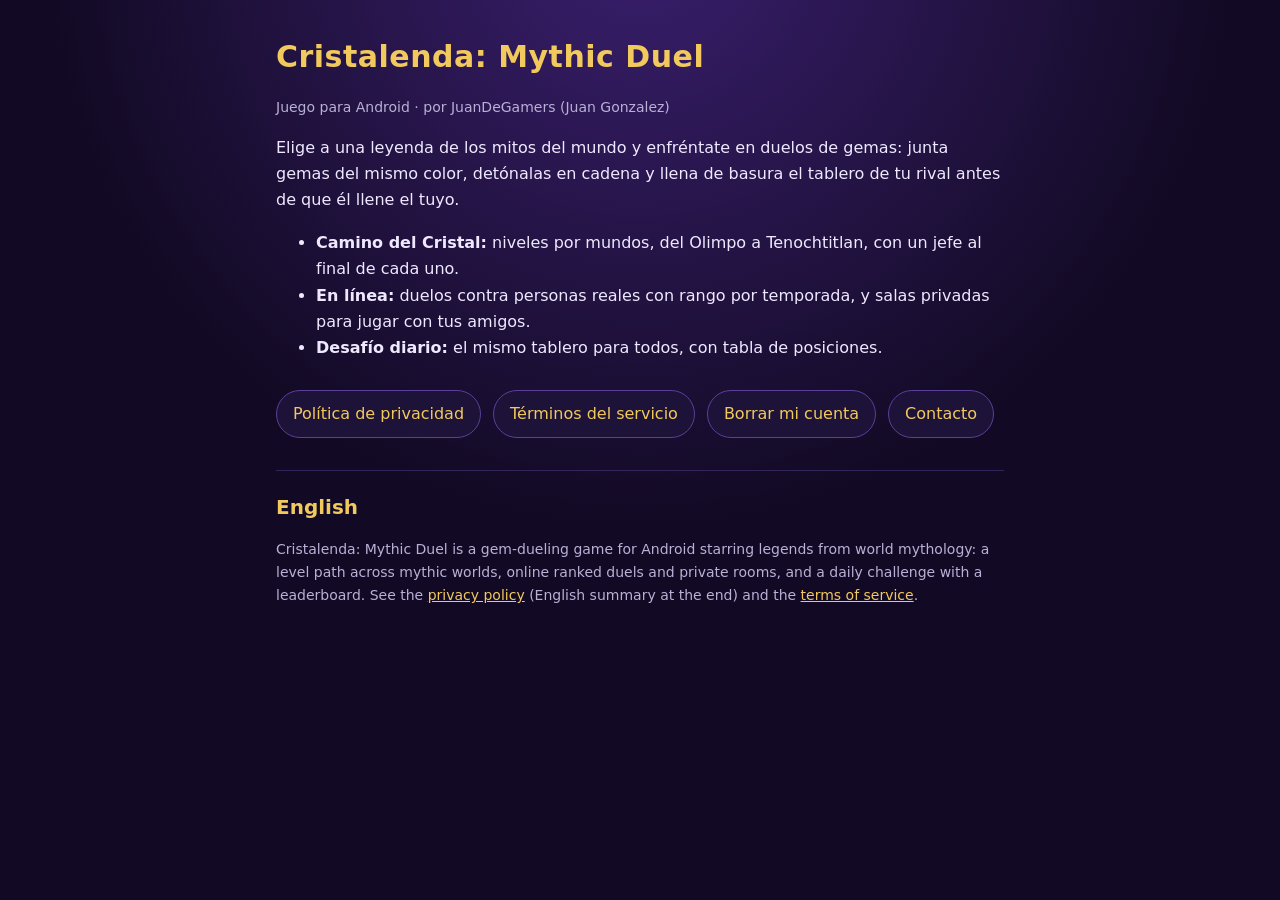
<file: index.html>
<!doctype html>
<html lang="es">
<head>
<meta charset="utf-8">
<meta name="viewport" content="width=device-width, initial-scale=1">
<title>Cristalenda: Mythic Duel</title>
<meta name="description" content="Duelos de gemas con leyendas de los mitos del mundo. Juego para Android.">
<link rel="stylesheet" href="estilo.css">
</head>
<body>
<main>
<h1>Cristalenda: Mythic Duel</h1>
<p class="tenue">Juego para Android · por JuanDeGamers (Juan Gonzalez)</p>

<p>Elige a una leyenda de los mitos del mundo y enfréntate en duelos de gemas: junta gemas del mismo color, detónalas en cadena y llena de basura el tablero de tu rival antes de que él llene el tuyo.</p>
<ul>
  <li><b>Camino del Cristal:</b> niveles por mundos, del Olimpo a Tenochtitlan, con un jefe al final de cada uno.</li>
  <li><b>En línea:</b> duelos contra personas reales con rango por temporada, y salas privadas para jugar con tus amigos.</li>
  <li><b>Desafío diario:</b> el mismo tablero para todos, con tabla de posiciones.</li>
</ul>

<nav>
  <a href="privacidad.html">Política de privacidad</a>
  <a href="terminos.html">Términos del servicio</a>
  <a href="privacidad.html#borrar">Borrar mi cuenta</a>
  <a href="mailto:juandegamers190127@gmail.com">Contacto</a>
</nav>

<h2 lang="en">English</h2>
<p lang="en" class="tenue">Cristalenda: Mythic Duel is a gem-dueling game for Android starring legends from world mythology: a level path across mythic worlds, online ranked duels and private rooms, and a daily challenge with a leaderboard. See the <a href="privacidad.html">privacy policy</a> (English summary at the end) and the <a href="terminos.html">terms of service</a>.</p>
</main>
</body>
</html>
</file>
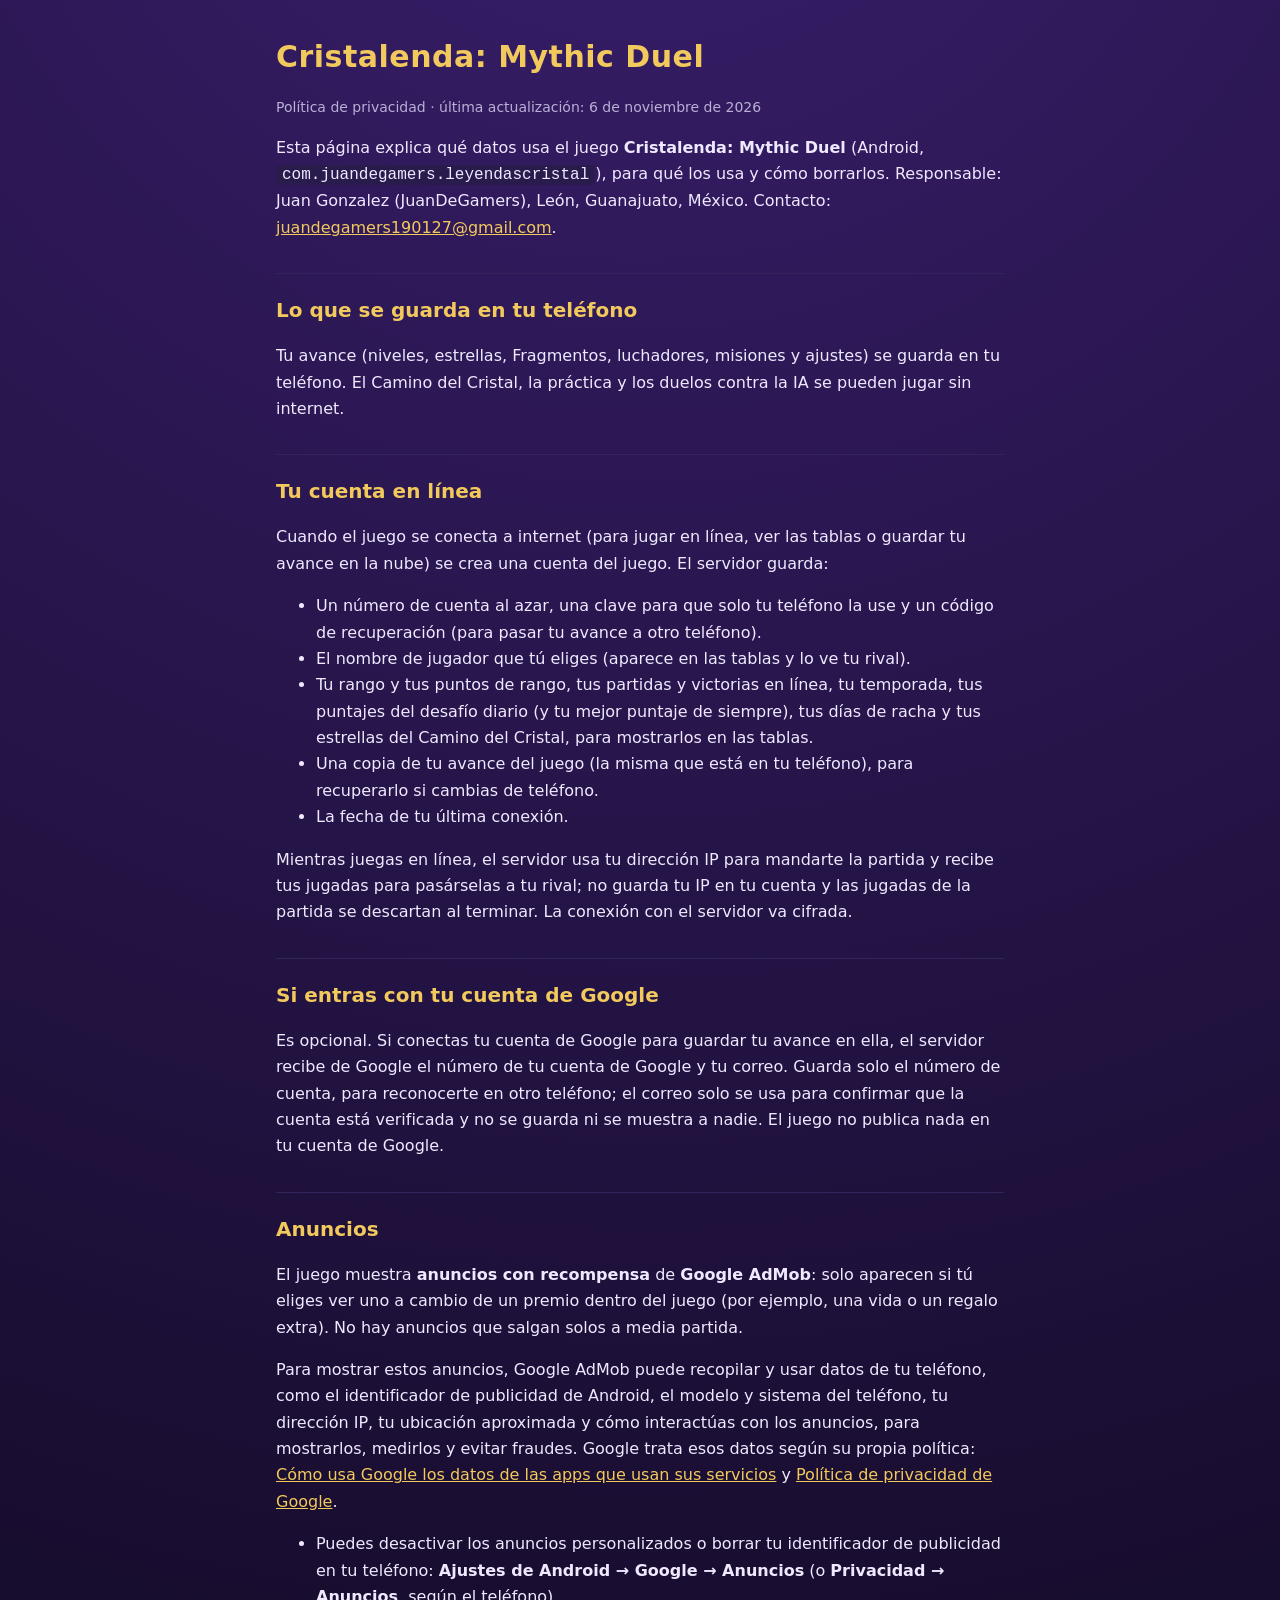
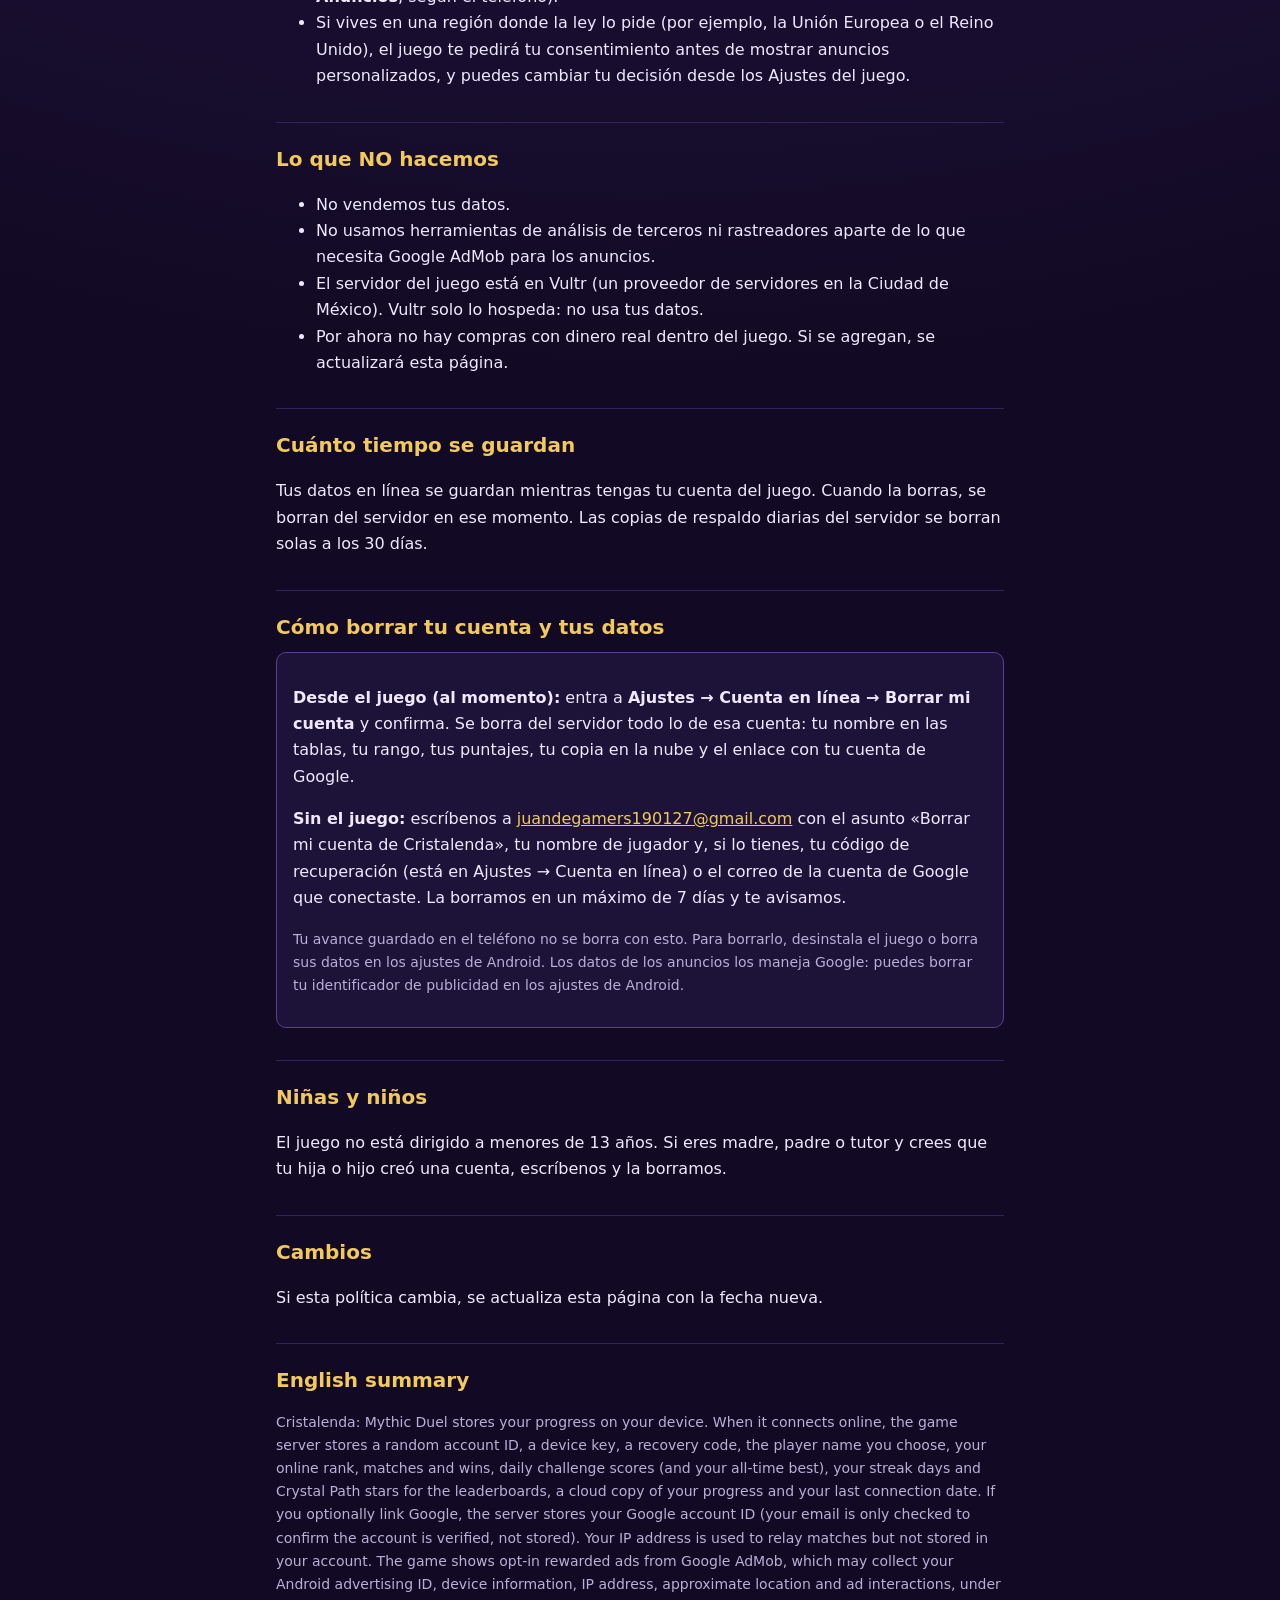
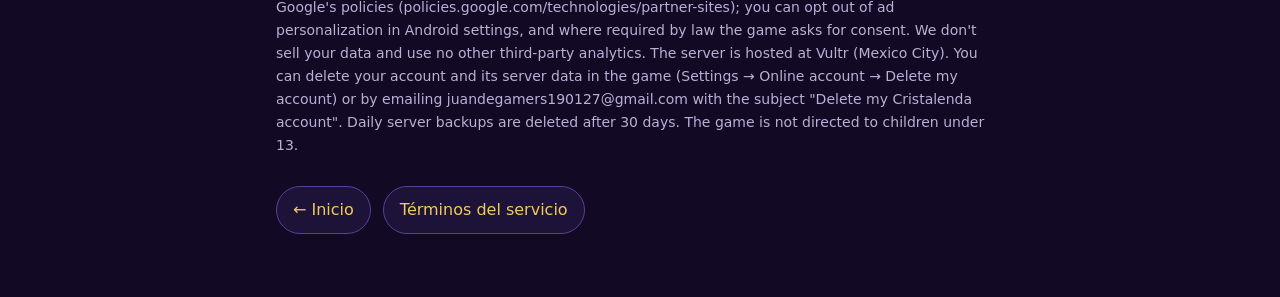
<file: privacidad.html>
<!doctype html>
<html lang="es">
<head>
<meta charset="utf-8">
<meta name="viewport" content="width=device-width, initial-scale=1">
<title>Cristalenda · Privacidad</title>
<link rel="stylesheet" href="estilo.css">
</head>
<body>
<main>
<h1>Cristalenda: Mythic Duel</h1>
<p class="tenue">Política de privacidad · última actualización: 6 de noviembre de 2026</p>

<p>Esta página explica qué datos usa el juego <b>Cristalenda: Mythic Duel</b> (Android, <code>com.juandegamers.leyendascristal</code>), para qué los usa y cómo borrarlos. Responsable: Juan Gonzalez (JuanDeGamers), León, Guanajuato, México. Contacto: <a href="mailto:juandegamers190127@gmail.com">juandegamers190127@gmail.com</a>.</p>

<h2>Lo que se guarda en tu teléfono</h2>
<p>Tu avance (niveles, estrellas, Fragmentos, luchadores, misiones y ajustes) se guarda en tu teléfono. El Camino del Cristal, la práctica y los duelos contra la IA se pueden jugar sin internet.</p>

<h2>Tu cuenta en línea</h2>
<p>Cuando el juego se conecta a internet (para jugar en línea, ver las tablas o guardar tu avance en la nube) se crea una cuenta del juego. El servidor guarda:</p>
<ul>
  <li>Un número de cuenta al azar, una clave para que solo tu teléfono la use y un código de recuperación (para pasar tu avance a otro teléfono).</li>
  <li>El nombre de jugador que tú eliges (aparece en las tablas y lo ve tu rival).</li>
  <li>Tu rango y tus puntos de rango, tus partidas y victorias en línea, tu temporada, tus puntajes del desafío diario (y tu mejor puntaje de siempre), tus días de racha y tus estrellas del Camino del Cristal, para mostrarlos en las tablas.</li>
  <li>Una copia de tu avance del juego (la misma que está en tu teléfono), para recuperarlo si cambias de teléfono.</li>
  <li>La fecha de tu última conexión.</li>
</ul>
<p>Mientras juegas en línea, el servidor usa tu dirección IP para mandarte la partida y recibe tus jugadas para pasárselas a tu rival; no guarda tu IP en tu cuenta y las jugadas de la partida se descartan al terminar. La conexión con el servidor va cifrada.</p>

<h2>Si entras con tu cuenta de Google</h2>
<p>Es opcional. Si conectas tu cuenta de Google para guardar tu avance en ella, el servidor recibe de Google el número de tu cuenta de Google y tu correo. Guarda solo el número de cuenta, para reconocerte en otro teléfono; el correo solo se usa para confirmar que la cuenta está verificada y no se guarda ni se muestra a nadie. El juego no publica nada en tu cuenta de Google.</p>

<h2>Anuncios</h2>
<p>El juego muestra <b>anuncios con recompensa</b> de <b>Google AdMob</b>: solo aparecen si tú eliges ver uno a cambio de un premio dentro del juego (por ejemplo, una vida o un regalo extra). No hay anuncios que salgan solos a media partida.</p>
<p>Para mostrar estos anuncios, Google AdMob puede recopilar y usar datos de tu teléfono, como el identificador de publicidad de Android, el modelo y sistema del teléfono, tu dirección IP, tu ubicación aproximada y cómo interactúas con los anuncios, para mostrarlos, medirlos y evitar fraudes. Google trata esos datos según su propia política: <a href="https://policies.google.com/technologies/partner-sites">Cómo usa Google los datos de las apps que usan sus servicios</a> y <a href="https://policies.google.com/privacy">Política de privacidad de Google</a>.</p>
<ul>
  <li>Puedes desactivar los anuncios personalizados o borrar tu identificador de publicidad en tu teléfono: <b>Ajustes de Android → Google → Anuncios</b> (o <b>Privacidad → Anuncios</b>, según el teléfono).</li>
  <li>Si vives en una región donde la ley lo pide (por ejemplo, la Unión Europea o el Reino Unido), el juego te pedirá tu consentimiento antes de mostrar anuncios personalizados, y puedes cambiar tu decisión desde los Ajustes del juego.</li>
</ul>

<h2>Lo que NO hacemos</h2>
<ul>
  <li>No vendemos tus datos.</li>
  <li>No usamos herramientas de análisis de terceros ni rastreadores aparte de lo que necesita Google AdMob para los anuncios.</li>
  <li>El servidor del juego está en Vultr (un proveedor de servidores en la Ciudad de México). Vultr solo lo hospeda: no usa tus datos.</li>
  <li>Por ahora no hay compras con dinero real dentro del juego. Si se agregan, se actualizará esta página.</li>
</ul>

<h2>Cuánto tiempo se guardan</h2>
<p>Tus datos en línea se guardan mientras tengas tu cuenta del juego. Cuando la borras, se borran del servidor en ese momento. Las copias de respaldo diarias del servidor se borran solas a los 30 días.</p>

<h2 id="borrar">Cómo borrar tu cuenta y tus datos</h2>
<div class="caja">
  <p><b>Desde el juego (al momento):</b> entra a <b>Ajustes → Cuenta en línea → Borrar mi cuenta</b> y confirma. Se borra del servidor todo lo de esa cuenta: tu nombre en las tablas, tu rango, tus puntajes, tu copia en la nube y el enlace con tu cuenta de Google.</p>
  <p><b>Sin el juego:</b> escríbenos a <a href="mailto:juandegamers190127@gmail.com?subject=Borrar%20mi%20cuenta%20de%20Cristalenda">juandegamers190127@gmail.com</a> con el asunto «Borrar mi cuenta de Cristalenda», tu nombre de jugador y, si lo tienes, tu código de recuperación (está en Ajustes → Cuenta en línea) o el correo de la cuenta de Google que conectaste. La borramos en un máximo de 7 días y te avisamos.</p>
  <p class="tenue">Tu avance guardado en el teléfono no se borra con esto. Para borrarlo, desinstala el juego o borra sus datos en los ajustes de Android. Los datos de los anuncios los maneja Google: puedes borrar tu identificador de publicidad en los ajustes de Android.</p>
</div>

<h2>Niñas y niños</h2>
<p>El juego no está dirigido a menores de 13 años. Si eres madre, padre o tutor y crees que tu hija o hijo creó una cuenta, escríbenos y la borramos.</p>

<h2>Cambios</h2>
<p>Si esta política cambia, se actualiza esta página con la fecha nueva.</p>

<h2 lang="en">English summary</h2>
<p lang="en" class="tenue">Cristalenda: Mythic Duel stores your progress on your device. When it connects online, the game server stores a random account ID, a device key, a recovery code, the player name you choose, your online rank, matches and wins, daily challenge scores (and your all-time best), your streak days and Crystal Path stars for the leaderboards, a cloud copy of your progress and your last connection date. If you optionally link Google, the server stores your Google account ID (your email is only checked to confirm the account is verified, not stored). Your IP address is used to relay matches but not stored in your account. The game shows opt-in rewarded ads from Google AdMob, which may collect your Android advertising ID, device information, IP address, approximate location and ad interactions, under Google's policies (policies.google.com/technologies/partner-sites); you can opt out of ad personalization in Android settings, and where required by law the game asks for consent. We don't sell your data and use no other third-party analytics. The server is hosted at Vultr (Mexico City). You can delete your account and its server data in the game (Settings → Online account → Delete my account) or by emailing juandegamers190127@gmail.com with the subject "Delete my Cristalenda account". Daily server backups are deleted after 30 days. The game is not directed to children under 13.</p>

<nav><a href="index.html">← Inicio</a><a href="terminos.html">Términos del servicio</a></nav>
</main>
</body>
</html>
</file>
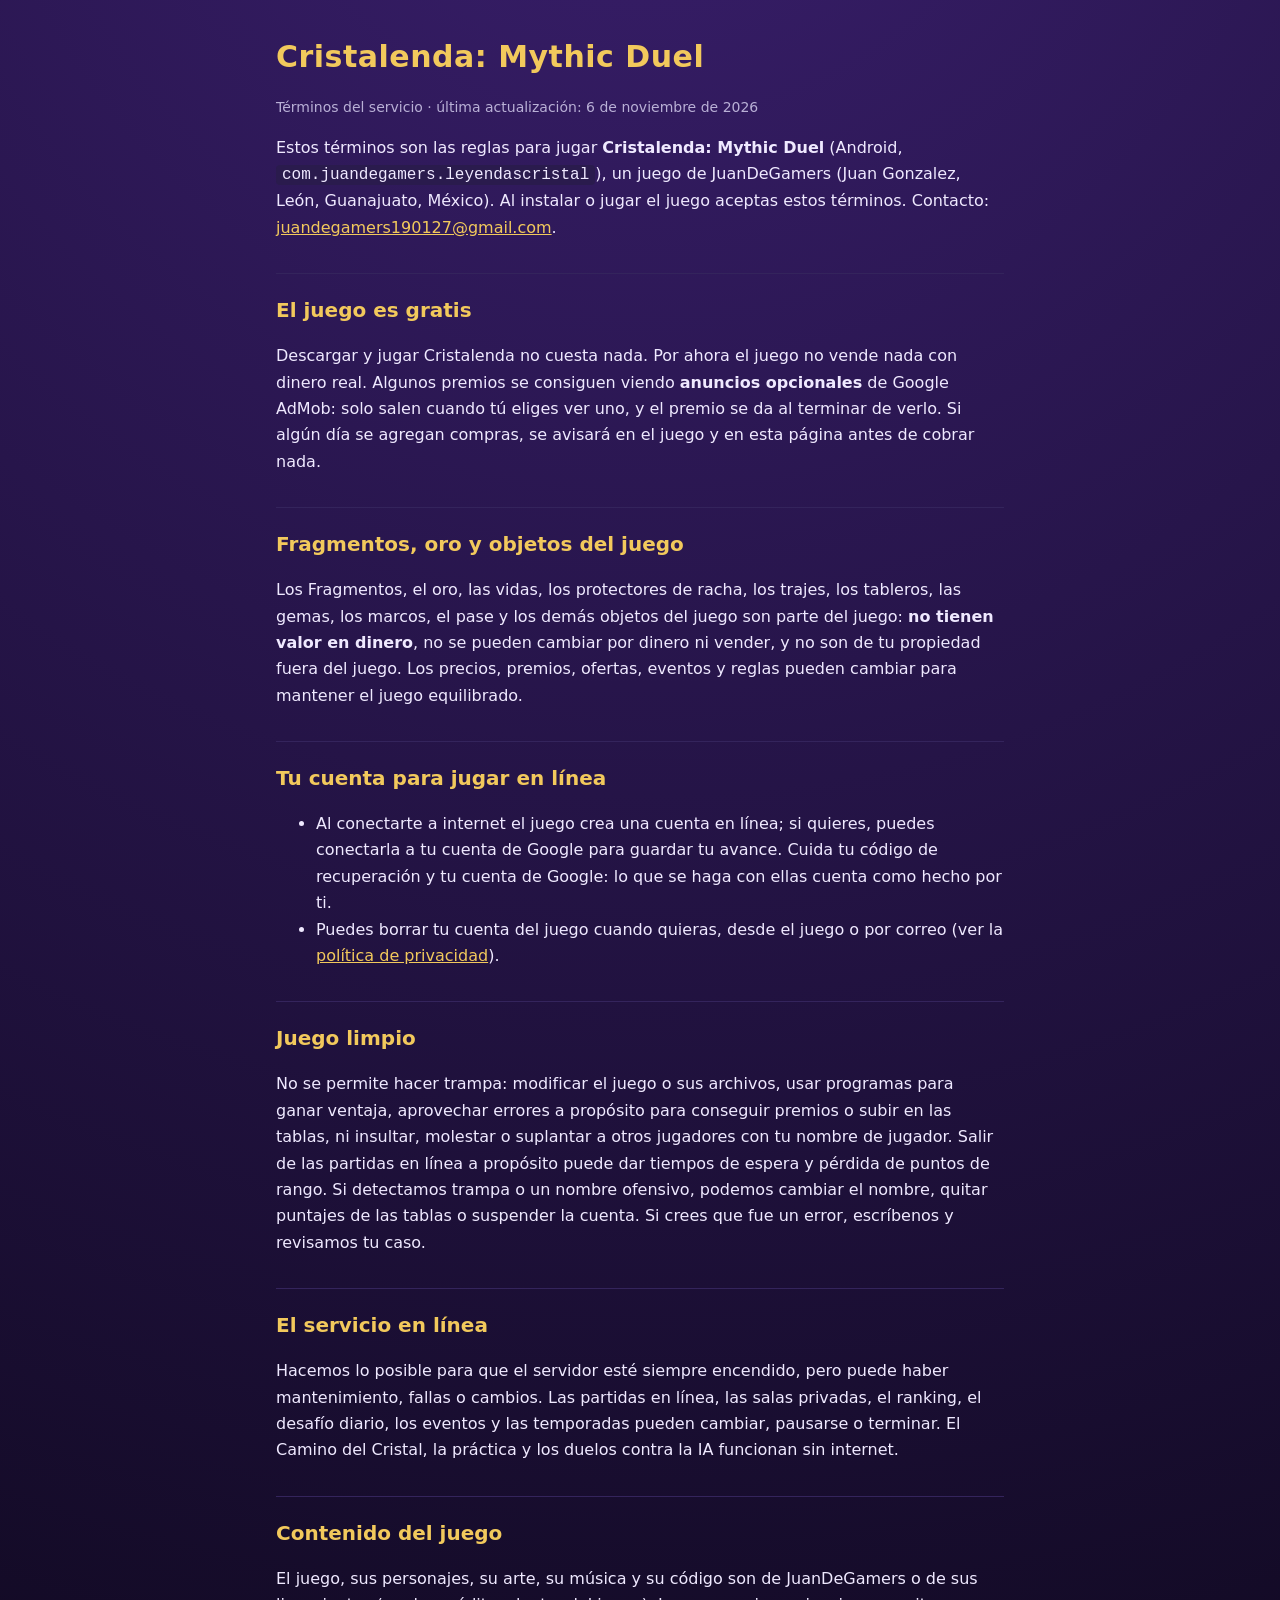
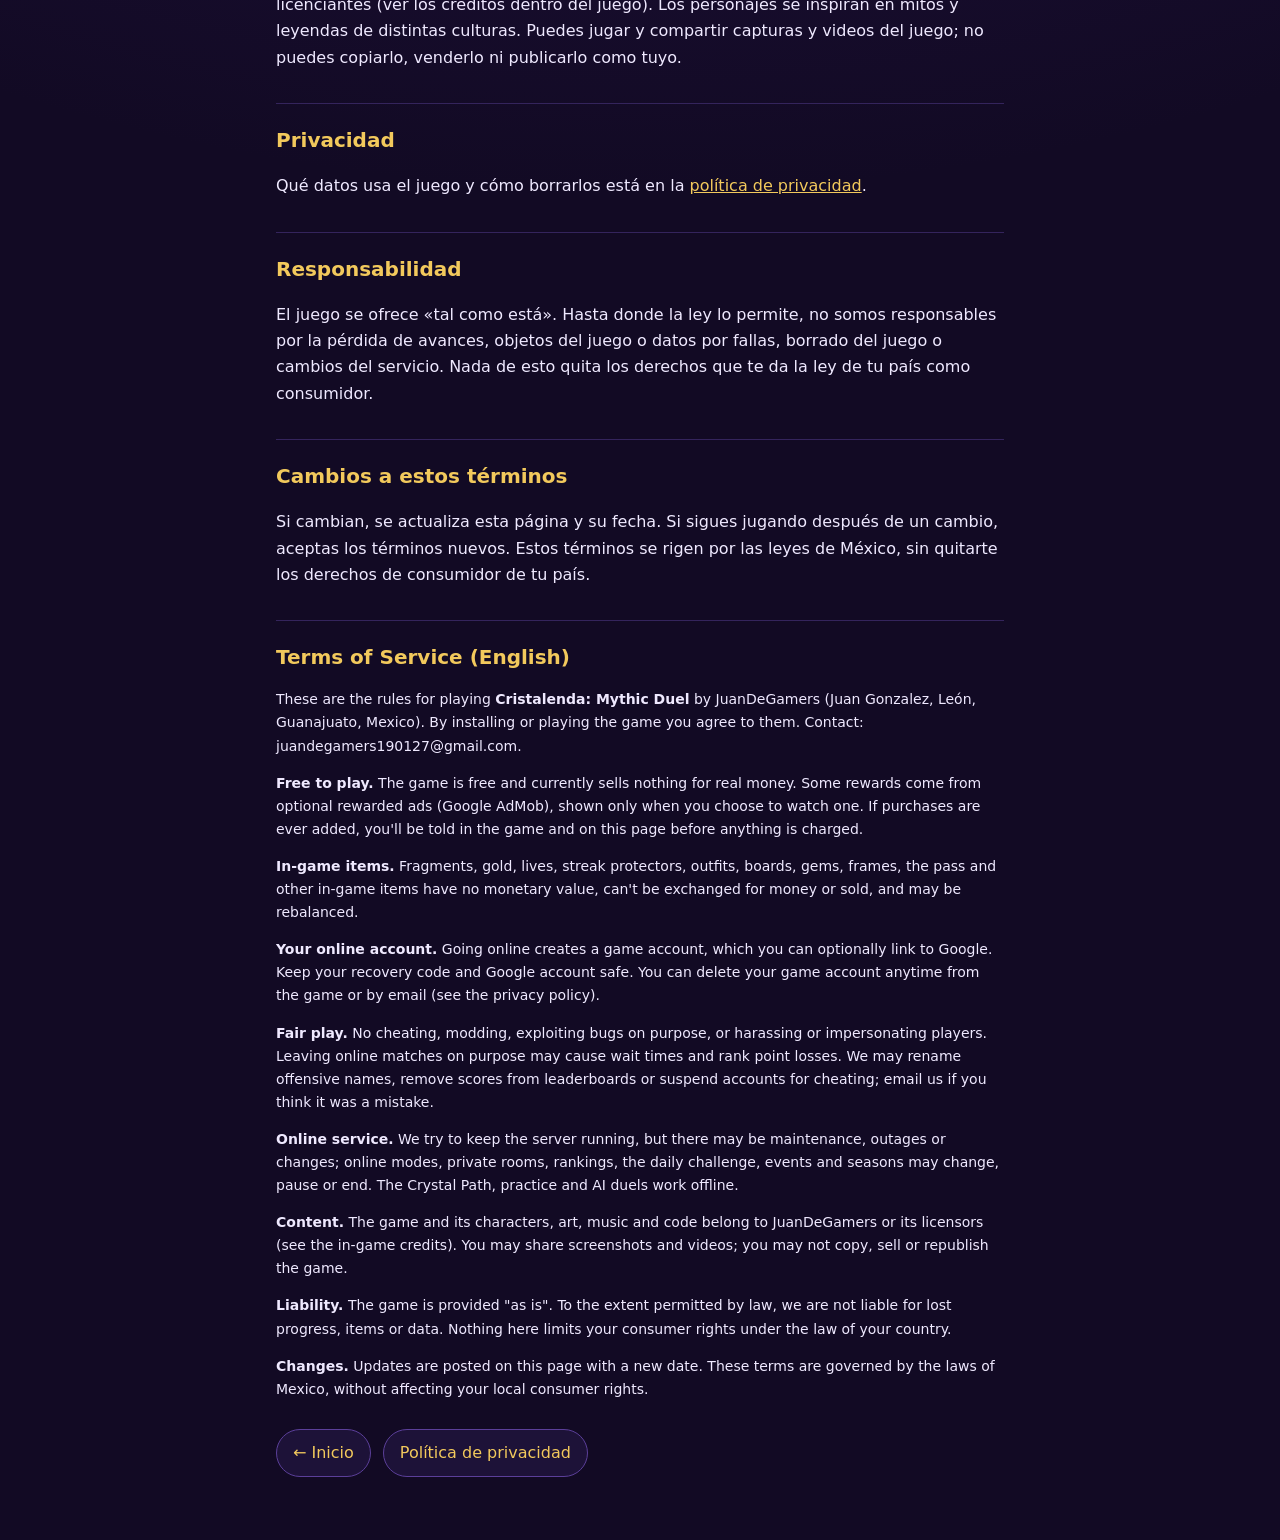
<file: terminos.html>
<!doctype html>
<html lang="es">
<head>
<meta charset="utf-8">
<meta name="viewport" content="width=device-width, initial-scale=1">
<title>Cristalenda · Términos</title>
<link rel="stylesheet" href="estilo.css">
</head>
<body>
<main>
<h1>Cristalenda: Mythic Duel</h1>
<p class="tenue">Términos del servicio · última actualización: 6 de noviembre de 2026</p>

<p>Estos términos son las reglas para jugar <b>Cristalenda: Mythic Duel</b> (Android, <code>com.juandegamers.leyendascristal</code>), un juego de JuanDeGamers (Juan Gonzalez, León, Guanajuato, México). Al instalar o jugar el juego aceptas estos términos. Contacto: <a href="mailto:juandegamers190127@gmail.com">juandegamers190127@gmail.com</a>.</p>

<h2>El juego es gratis</h2>
<p>Descargar y jugar Cristalenda no cuesta nada. Por ahora el juego no vende nada con dinero real. Algunos premios se consiguen viendo <b>anuncios opcionales</b> de Google AdMob: solo salen cuando tú eliges ver uno, y el premio se da al terminar de verlo. Si algún día se agregan compras, se avisará en el juego y en esta página antes de cobrar nada.</p>

<h2>Fragmentos, oro y objetos del juego</h2>
<p>Los Fragmentos, el oro, las vidas, los protectores de racha, los trajes, los tableros, las gemas, los marcos, el pase y los demás objetos del juego son parte del juego: <b>no tienen valor en dinero</b>, no se pueden cambiar por dinero ni vender, y no son de tu propiedad fuera del juego. Los precios, premios, ofertas, eventos y reglas pueden cambiar para mantener el juego equilibrado.</p>

<h2>Tu cuenta para jugar en línea</h2>
<ul>
  <li>Al conectarte a internet el juego crea una cuenta en línea; si quieres, puedes conectarla a tu cuenta de Google para guardar tu avance. Cuida tu código de recuperación y tu cuenta de Google: lo que se haga con ellas cuenta como hecho por ti.</li>
  <li>Puedes borrar tu cuenta del juego cuando quieras, desde el juego o por correo (ver la <a href="privacidad.html#borrar">política de privacidad</a>).</li>
</ul>

<h2>Juego limpio</h2>
<p>No se permite hacer trampa: modificar el juego o sus archivos, usar programas para ganar ventaja, aprovechar errores a propósito para conseguir premios o subir en las tablas, ni insultar, molestar o suplantar a otros jugadores con tu nombre de jugador. Salir de las partidas en línea a propósito puede dar tiempos de espera y pérdida de puntos de rango. Si detectamos trampa o un nombre ofensivo, podemos cambiar el nombre, quitar puntajes de las tablas o suspender la cuenta. Si crees que fue un error, escríbenos y revisamos tu caso.</p>

<h2>El servicio en línea</h2>
<p>Hacemos lo posible para que el servidor esté siempre encendido, pero puede haber mantenimiento, fallas o cambios. Las partidas en línea, las salas privadas, el ranking, el desafío diario, los eventos y las temporadas pueden cambiar, pausarse o terminar. El Camino del Cristal, la práctica y los duelos contra la IA funcionan sin internet.</p>

<h2>Contenido del juego</h2>
<p>El juego, sus personajes, su arte, su música y su código son de JuanDeGamers o de sus licenciantes (ver los créditos dentro del juego). Los personajes se inspiran en mitos y leyendas de distintas culturas. Puedes jugar y compartir capturas y videos del juego; no puedes copiarlo, venderlo ni publicarlo como tuyo.</p>

<h2>Privacidad</h2>
<p>Qué datos usa el juego y cómo borrarlos está en la <a href="privacidad.html">política de privacidad</a>.</p>

<h2>Responsabilidad</h2>
<p>El juego se ofrece «tal como está». Hasta donde la ley lo permite, no somos responsables por la pérdida de avances, objetos del juego o datos por fallas, borrado del juego o cambios del servicio. Nada de esto quita los derechos que te da la ley de tu país como consumidor.</p>

<h2>Cambios a estos términos</h2>
<p>Si cambian, se actualiza esta página y su fecha. Si sigues jugando después de un cambio, aceptas los términos nuevos. Estos términos se rigen por las leyes de México, sin quitarte los derechos de consumidor de tu país.</p>

<h2 lang="en">Terms of Service (English)</h2>
<div lang="en" class="tenue">
<p>These are the rules for playing <b>Cristalenda: Mythic Duel</b> by JuanDeGamers (Juan Gonzalez, León, Guanajuato, Mexico). By installing or playing the game you agree to them. Contact: juandegamers190127@gmail.com.</p>
<p><b>Free to play.</b> The game is free and currently sells nothing for real money. Some rewards come from optional rewarded ads (Google AdMob), shown only when you choose to watch one. If purchases are ever added, you'll be told in the game and on this page before anything is charged.</p>
<p><b>In-game items.</b> Fragments, gold, lives, streak protectors, outfits, boards, gems, frames, the pass and other in-game items have no monetary value, can't be exchanged for money or sold, and may be rebalanced.</p>
<p><b>Your online account.</b> Going online creates a game account, which you can optionally link to Google. Keep your recovery code and Google account safe. You can delete your game account anytime from the game or by email (see the privacy policy).</p>
<p><b>Fair play.</b> No cheating, modding, exploiting bugs on purpose, or harassing or impersonating players. Leaving online matches on purpose may cause wait times and rank point losses. We may rename offensive names, remove scores from leaderboards or suspend accounts for cheating; email us if you think it was a mistake.</p>
<p><b>Online service.</b> We try to keep the server running, but there may be maintenance, outages or changes; online modes, private rooms, rankings, the daily challenge, events and seasons may change, pause or end. The Crystal Path, practice and AI duels work offline.</p>
<p><b>Content.</b> The game and its characters, art, music and code belong to JuanDeGamers or its licensors (see the in-game credits). You may share screenshots and videos; you may not copy, sell or republish the game.</p>
<p><b>Liability.</b> The game is provided "as is". To the extent permitted by law, we are not liable for lost progress, items or data. Nothing here limits your consumer rights under the law of your country.</p>
<p><b>Changes.</b> Updates are posted on this page with a new date. These terms are governed by the laws of Mexico, without affecting your local consumer rights.</p>
</div>

<nav><a href="index.html">← Inicio</a><a href="privacidad.html">Política de privacidad</a></nav>
</main>
</body>
</html>
</file>
<file: estilo.css>
:root { --fondo:#120a24; --panel:#1d1238; --borde:#5b3f99; --oro:#f2c95c; --tinta:#efe9ff; --tenue:#b9b0d6; }
* { box-sizing:border-box; }
body { margin:0; background:var(--fondo) radial-gradient(circle at 50% -10%, #3a1f6e 0, transparent 60%) no-repeat; color:var(--tinta);
  font:16px/1.65 system-ui, -apple-system, "Segoe UI", Roboto, sans-serif; }
main { max-width:760px; margin:0 auto; padding:32px 16px 64px; }
h1 { color:var(--oro); font-size:30px; margin:0 0 4px; letter-spacing:.5px; }
h2 { color:var(--oro); font-size:20px; margin:32px 0 8px; border-top:1px solid #34245c; padding-top:20px; }
p, li { color:var(--tinta); }
.tenue { color:var(--tenue); font-size:14px; }
.caja { background:var(--panel); border:1px solid var(--borde); border-radius:10px; padding:16px; }
a { color:var(--oro); }
nav { margin:28px 0 0; display:flex; gap:12px; flex-wrap:wrap; }
nav a { display:inline-block; padding:10px 16px; border:1px solid var(--borde); border-radius:999px; background:var(--panel); text-decoration:none; }
code { background:#2a1b4d; padding:1px 6px; border-radius:4px; }
</file>
